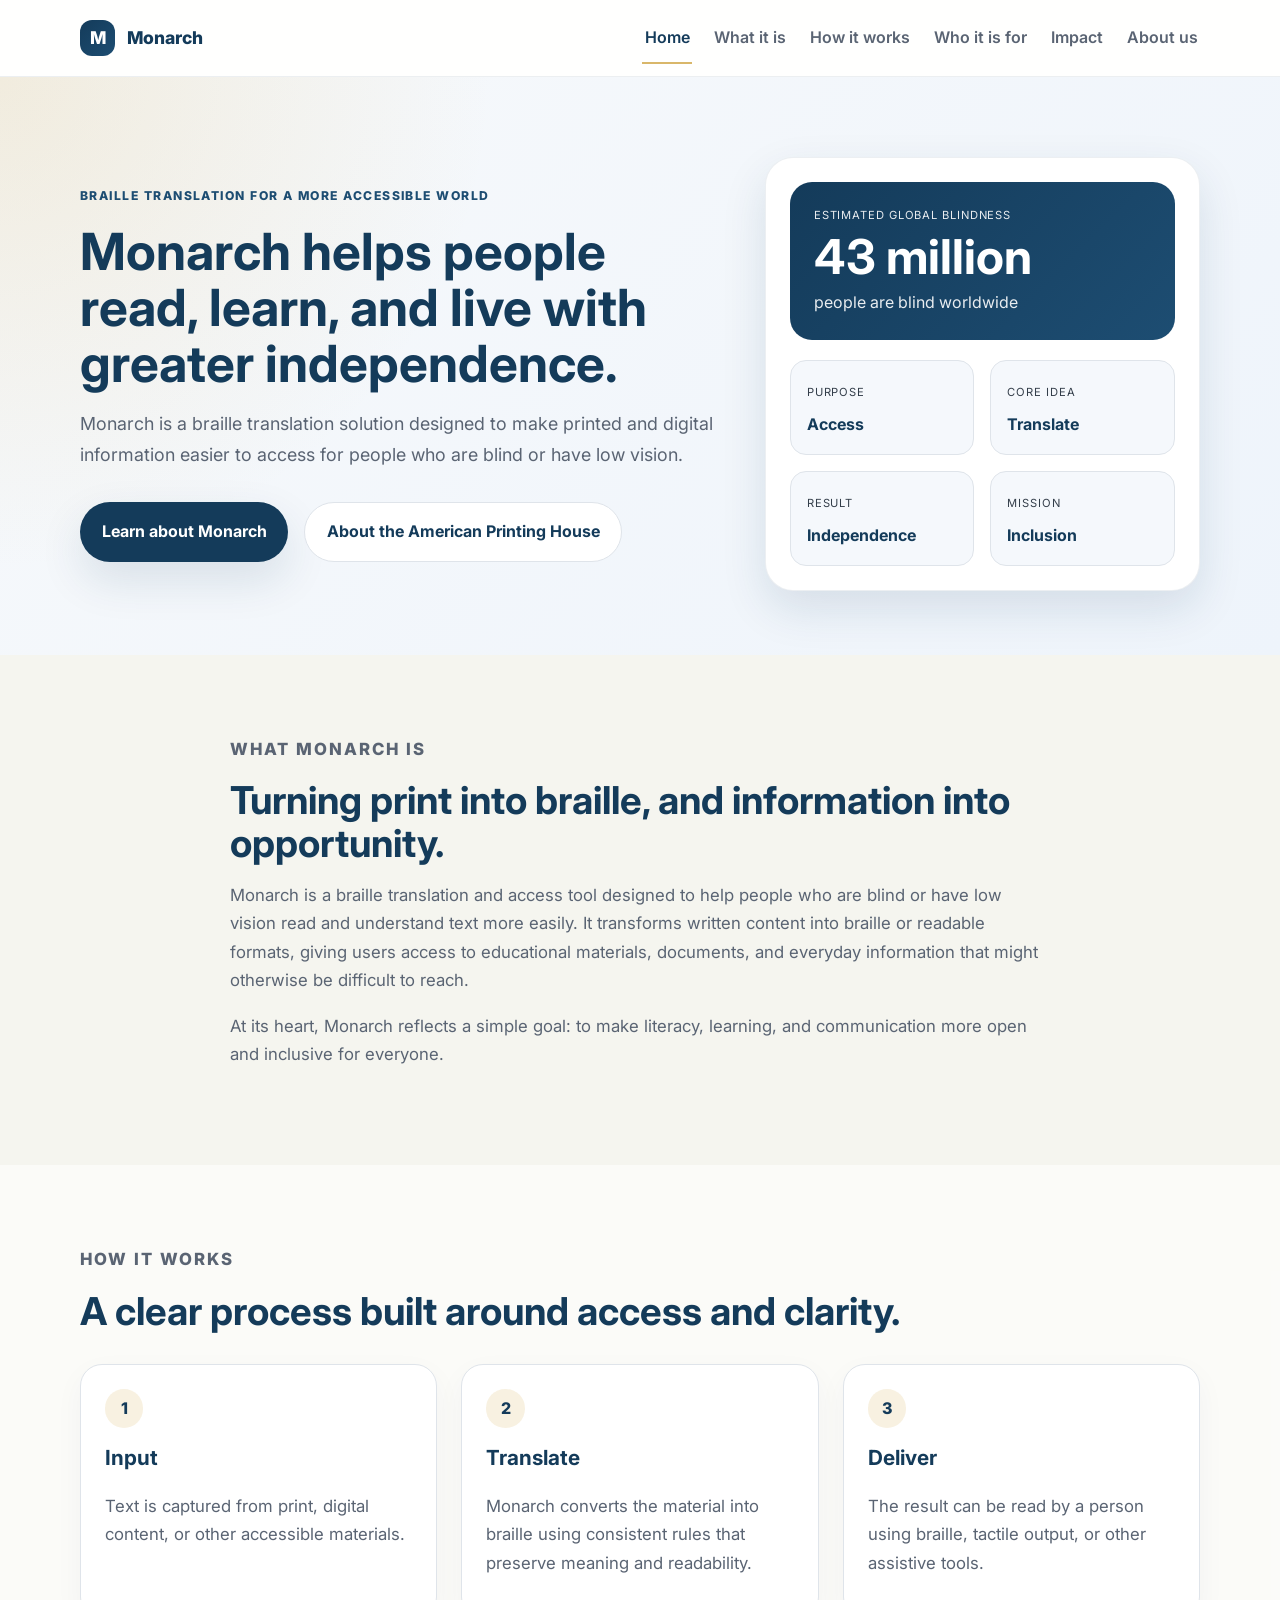
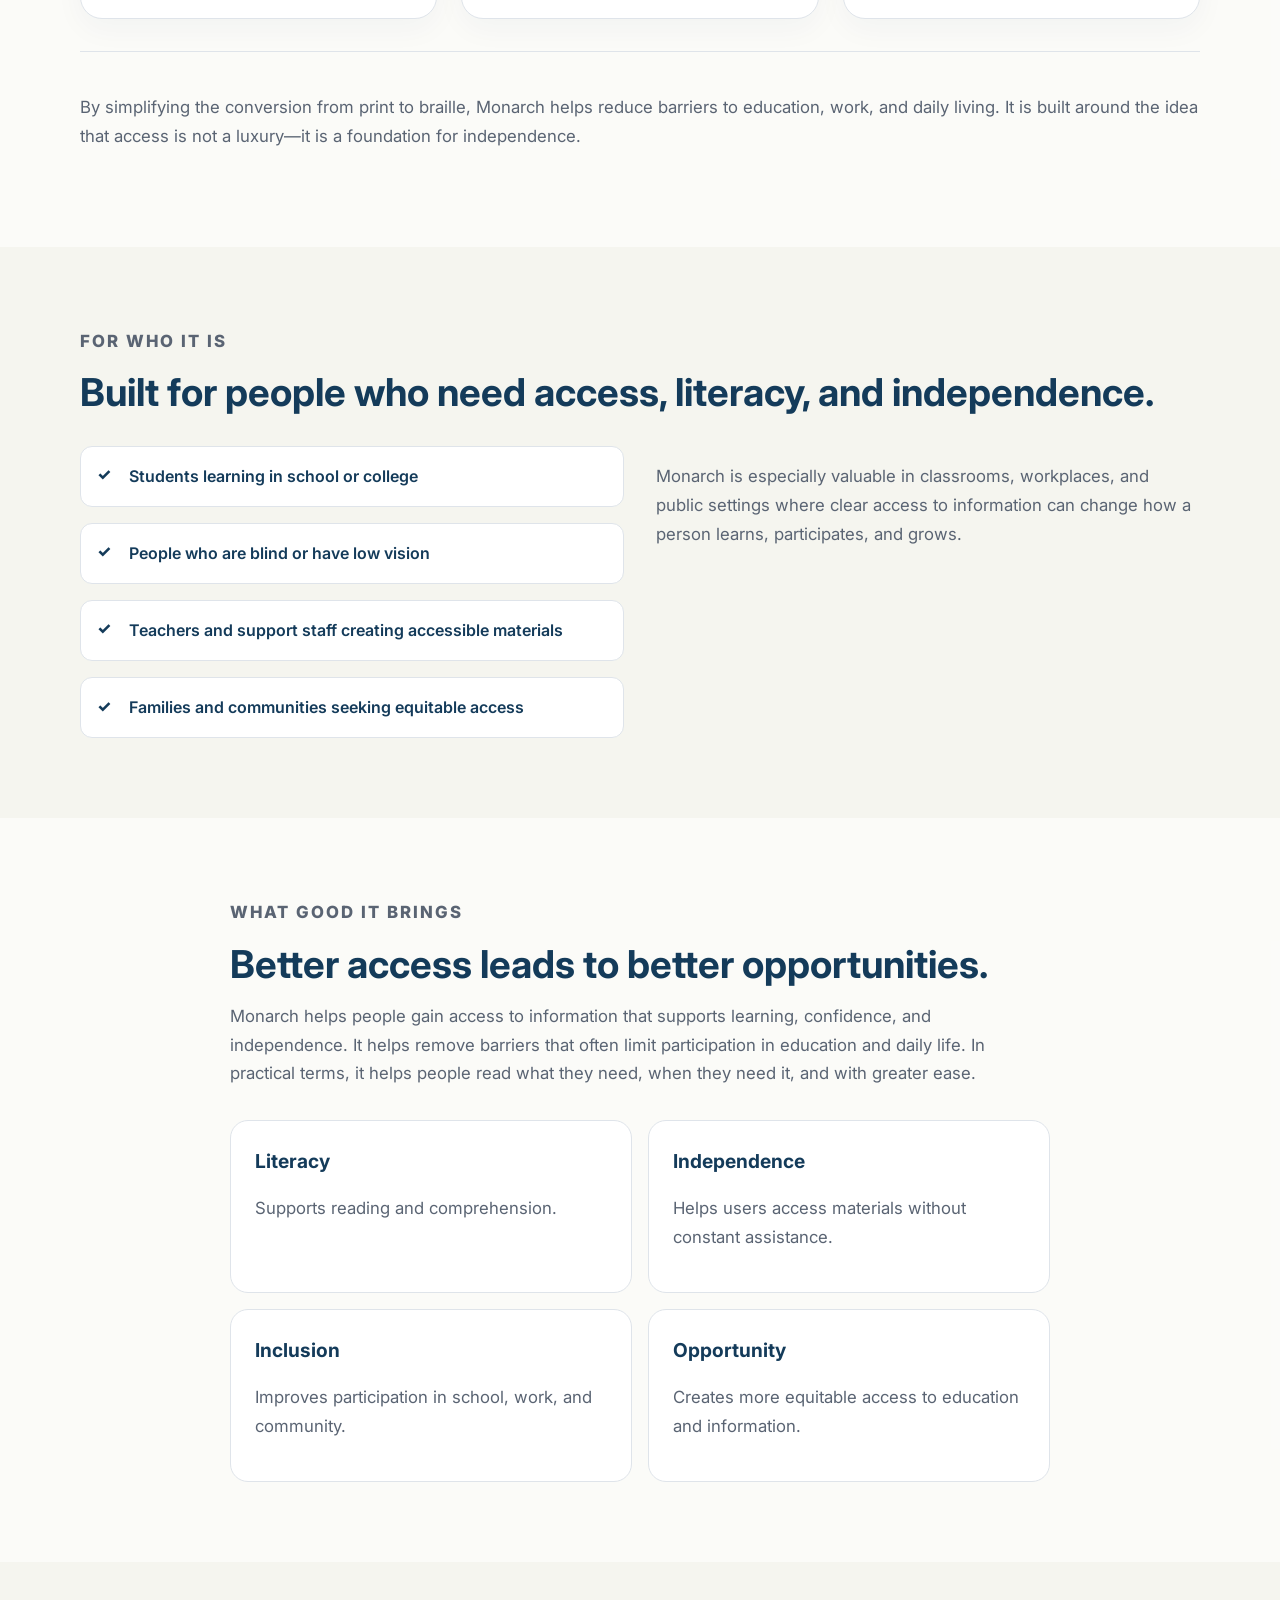
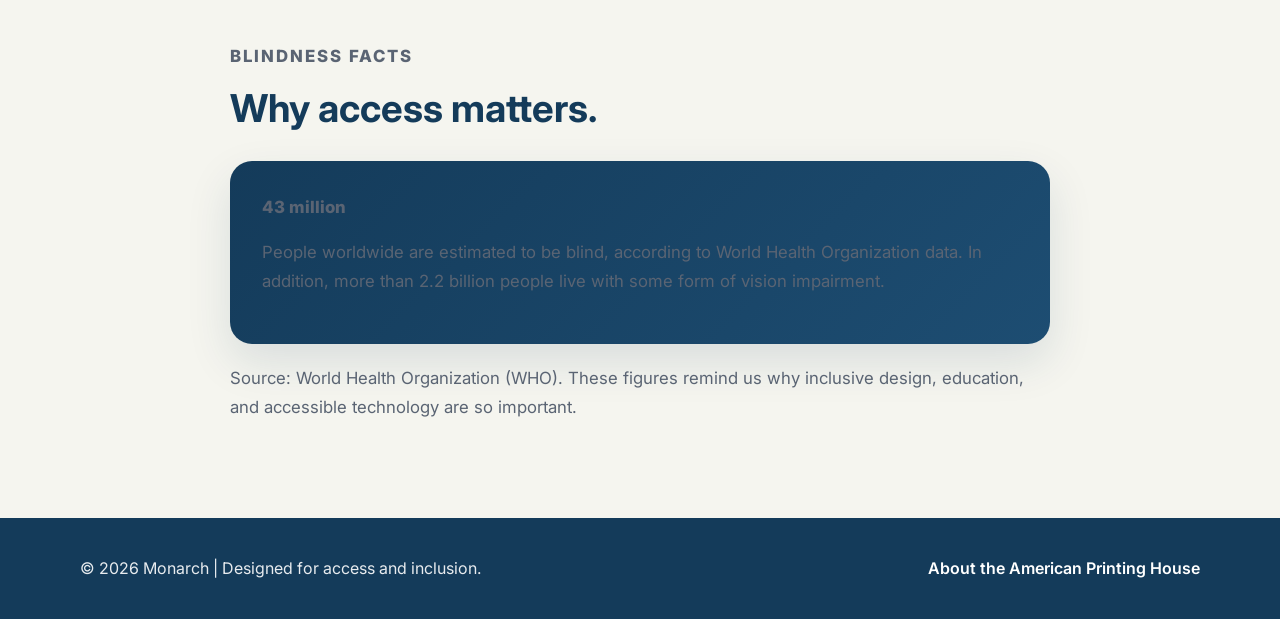
<file: index.html>
<!DOCTYPE html>
<html lang="en">
  <head>
    <meta charset="UTF-8" />
    <meta name="viewport" content="width=device-width, initial-scale=1.0" />
    <meta
      name="description"
      content="Learn about Monarch, the braille translation tool developed by the American Printing House for the Blind, and how it advances literacy, independence, and access for people who are blind or have low vision."
    />
    <title>Monarch | American Printing House</title>
    <link rel="preconnect" href="https://fonts.googleapis.com" />
    <link rel="preconnect" href="https://fonts.gstatic.com" crossorigin />
    <link
      href="https://fonts.googleapis.com/css2?family=Inter:wght@400;500;600;700;800&display=swap"
      rel="stylesheet"
    />
    <link rel="stylesheet" href="styles.css" />
  </head>
  <body>
    <a class="skip-link" href="#main-content">Skip to content</a>

    <header class="site-header">
      <div class="container nav-wrap">
        <a class="brand" href="index.html" aria-label="Monarch home page">
          <span class="brand-mark">M</span>
          <span>Monarch</span>
        </a>

        <nav class="main-nav" aria-label="Main navigation">
          <a href="index.html" class="active">Home</a>
          <a href="#what-is-monarch">What it is</a>
          <a href="#how-it-works">How it works</a>
          <a href="#who-it-is-for">Who it is for</a>
          <a href="#impact">Impact</a>
          <a href="about.html">About us</a>
        </nav>
      </div>
    </header>

    <main id="main-content">
      <section class="hero">
        <div class="container hero-grid">
          <div class="hero-copy">
            <p class="eyebrow">Braille translation for a more accessible world</p>
            <h1>Monarch helps people read, learn, and live with greater independence.</h1>
            <p class="lede">
              Monarch is a braille translation solution designed to make printed and digital information easier to access for people who are blind or have low vision.
            </p>
            <div class="cta-row">
              <a class="button primary" href="#what-is-monarch">Learn about Monarch</a>
              <a class="button secondary" href="about.html">About the American Printing House</a>
            </div>
          </div>

          <div class="hero-panel" aria-label="Monarch overview">
            <div class="stat-card">
              <span class="stat-label">Estimated global blindness</span>
              <strong>43 million</strong>
              <span class="stat-detail">people are blind worldwide</span>
            </div>
            <div class="mini-grid">
              <div>
                <span class="mini-label">Purpose</span>
                <p>Access</p>
              </div>
              <div>
                <span class="mini-label">Core idea</span>
                <p>Translate</p>
              </div>
              <div>
                <span class="mini-label">Result</span>
                <p>Independence</p>
              </div>
              <div>
                <span class="mini-label">Mission</span>
                <p>Inclusion</p>
              </div>
            </div>
          </div>
        </div>
      </section>

      <section id="what-is-monarch" class="section">
        <div class="container narrow">
          <p class="section-tag">What Monarch is</p>
          <h2>Turning print into braille, and information into opportunity.</h2>
          <p>
            Monarch is a braille translation and access tool designed to help people who are blind or have low vision read and understand text more easily. It transforms written content into braille or readable formats, giving users access to educational materials, documents, and everyday information that might otherwise be difficult to reach.
          </p>
          <p>
            At its heart, Monarch reflects a simple goal: to make literacy, learning, and communication more open and inclusive for everyone.
          </p>
        </div>
      </section>

      <section id="how-it-works" class="section alt-section">
        <div class="container">
          <p class="section-tag">How it works</p>
          <h2>A clear process built around access and clarity.</h2>

          <div class="three-col">
            <article class="info-card">
              <span class="card-number">1</span>
              <h3>Input</h3>
              <p>Text is captured from print, digital content, or other accessible materials.</p>
            </article>

            <article class="info-card">
              <span class="card-number">2</span>
              <h3>Translate</h3>
              <p>Monarch converts the material into braille using consistent rules that preserve meaning and readability.</p>
            </article>

            <article class="info-card">
              <span class="card-number">3</span>
              <h3>Deliver</h3>
              <p>The result can be read by a person using braille, tactile output, or other assistive tools.</p>
            </article>
          </div>

          <div class="process-text">
            <p>
              By simplifying the conversion from print to braille, Monarch helps reduce barriers to education, work, and daily living. It is built around the idea that access is not a luxury—it is a foundation for independence.
            </p>
          </div>
        </div>
      </section>

      <section id="who-it-is-for" class="section">
        <div class="container">
          <p class="section-tag">For who it is</p>
          <h2>Built for people who need access, literacy, and independence.</h2>

          <div class="two-col">
            <div>
              <ul class="check-list">
                <li>Students learning in school or college</li>
                <li>People who are blind or have low vision</li>
                <li>Teachers and support staff creating accessible materials</li>
                <li>Families and communities seeking equitable access</li>
              </ul>
            </div>
            <div>
              <p>
                Monarch is especially valuable in classrooms, workplaces, and public settings where clear access to information can change how a person learns, participates, and grows.
              </p>
            </div>
          </div>
        </div>
      </section>

      <section id="impact" class="section alt-section impact-section">
        <div class="container narrow">
          <p class="section-tag">What good it brings</p>
          <h2>Better access leads to better opportunities.</h2>
          <p>
            Monarch helps people gain access to information that supports learning, confidence, and independence. It helps remove barriers that often limit participation in education and daily life. In practical terms, it helps people read what they need, when they need it, and with greater ease.
          </p>
          <div class="impact-grid">
            <div>
              <strong>Literacy</strong>
              <p>Supports reading and comprehension.</p>
            </div>
            <div>
              <strong>Independence</strong>
              <p>Helps users access materials without constant assistance.</p>
            </div>
            <div>
              <strong>Inclusion</strong>
              <p>Improves participation in school, work, and community.</p>
            </div>
            <div>
              <strong>Opportunity</strong>
              <p>Creates more equitable access to education and information.</p>
            </div>
          </div>
        </div>
      </section>

      <section class="section facts-section">
        <div class="container narrow">
          <p class="section-tag">Blindness facts</p>
          <h2>Why access matters.</h2>
          <div class="fact-box">
            <p class="fact-number">43 million</p>
            <p>
              People worldwide are estimated to be blind, according to World Health Organization data. In addition, more than 2.2 billion people live with some form of vision impairment.
            </p>
          </div>
          <p class="source-note">Source: World Health Organization (WHO). These figures remind us why inclusive design, education, and accessible technology are so important.</p>
        </div>
      </section>
    </main>

    <footer class="site-footer">
      <div class="container footer-wrap">
        <p>© <span id="year"></span> Monarch | Designed for access and inclusion.</p>
        <a href="about.html">About the American Printing House</a>
      </div>
    </footer>

    <script src="script.js"></script>
  </body>
</html>
</file>
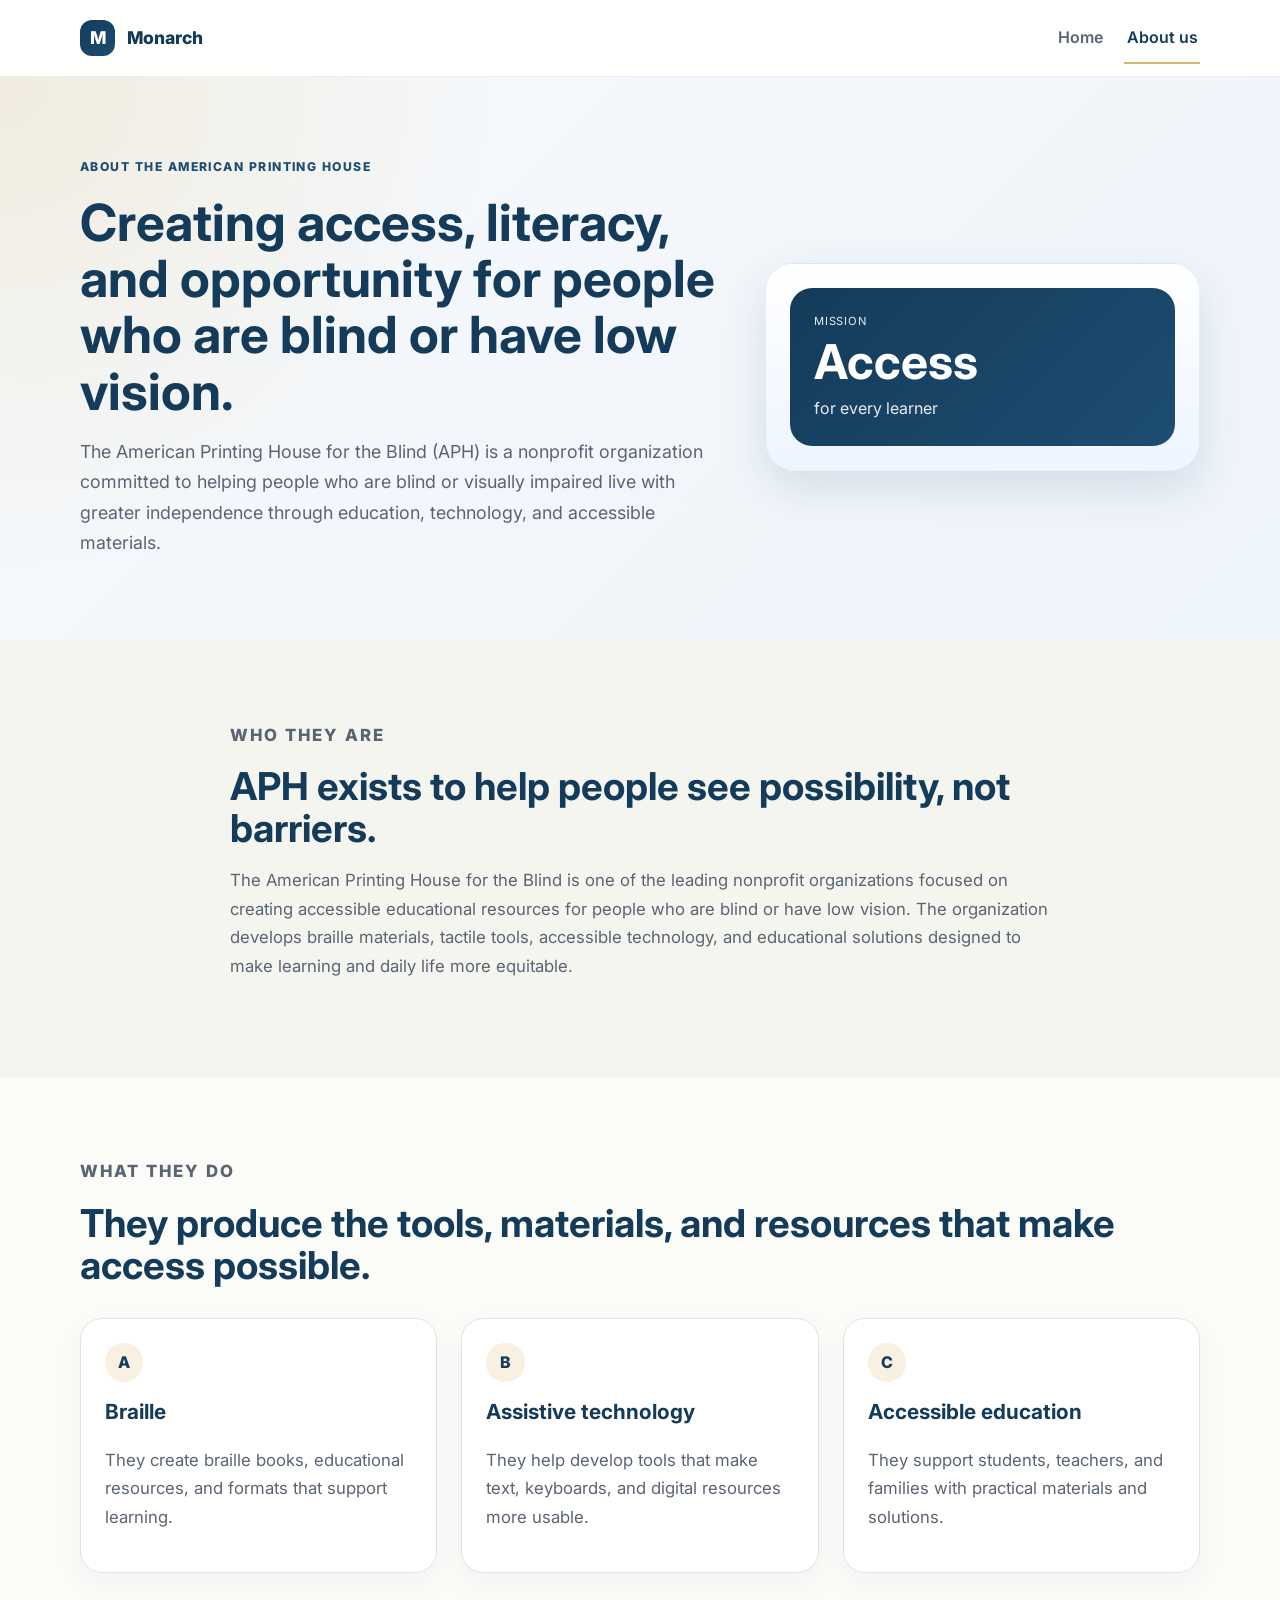
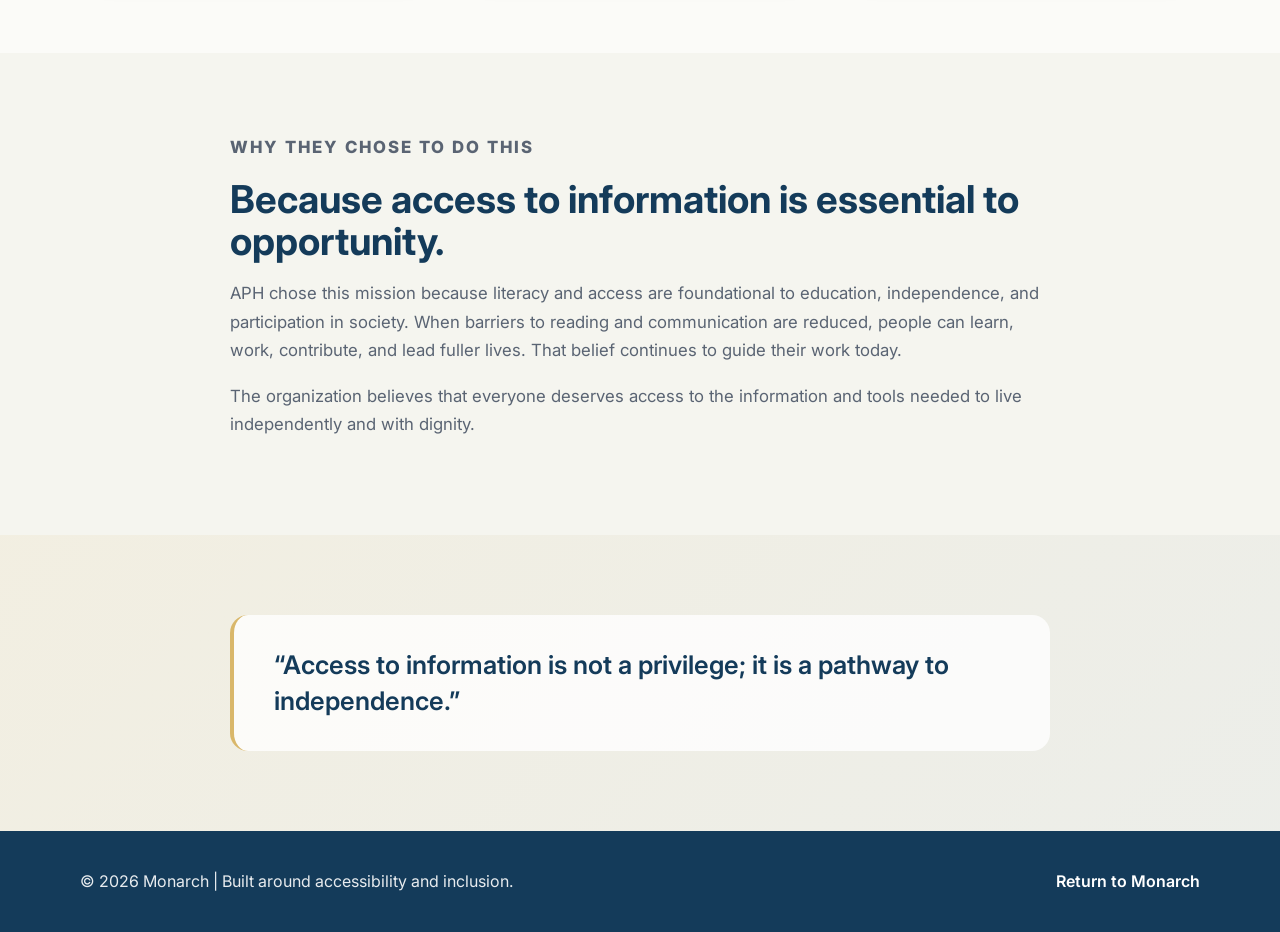
<file: about.html>
<!DOCTYPE html>
<html lang="en">
  <head>
    <meta charset="UTF-8" />
    <meta name="viewport" content="width=device-width, initial-scale=1.0" />
    <meta
      name="description"
      content="Learn about the American Printing House for the Blind, its mission, and why it creates braille, tactile, and assistive technology resources for the blind and low-vision community."
    />
    <title>About Us | American Printing House</title>
    <link rel="preconnect" href="https://fonts.googleapis.com" />
    <link rel="preconnect" href="https://fonts.gstatic.com" crossorigin />
    <link
      href="https://fonts.googleapis.com/css2?family=Inter:wght@400;500;600;700;800&display=swap"
      rel="stylesheet"
    />
    <link rel="stylesheet" href="styles.css" />
  </head>
  <body>
    <a class="skip-link" href="#main-content">Skip to content</a>

    <header class="site-header">
      <div class="container nav-wrap">
        <a class="brand" href="index.html" aria-label="Monarch home page">
          <span class="brand-mark">M</span>
          <span>Monarch</span>
        </a>

        <nav class="main-nav" aria-label="Main navigation">
          <a href="index.html">Home</a>
          <a href="about.html" class="active">About us</a>
        </nav>
      </div>
    </header>

    <main id="main-content">
      <section class="hero about-hero">
        <div class="container hero-grid">
          <div class="hero-copy">
            <p class="eyebrow">About the American Printing House</p>
            <h1>Creating access, literacy, and opportunity for people who are blind or have low vision.</h1>
            <p class="lede">
              The American Printing House for the Blind (APH) is a nonprofit organization committed to helping people who are blind or visually impaired live with greater independence through education, technology, and accessible materials.
            </p>
          </div>

          <div class="hero-panel panel-soft">
            <div class="stat-card">
              <span class="stat-label">Mission</span>
              <strong>Access</strong>
              <span class="stat-detail">for every learner</span>
            </div>
          </div>
        </div>
      </section>

      <section class="section">
        <div class="container narrow">
          <p class="section-tag">Who they are</p>
          <h2>APH exists to help people see possibility, not barriers.</h2>
          <p>
            The American Printing House for the Blind is one of the leading nonprofit organizations focused on creating accessible educational resources for people who are blind or have low vision. The organization develops braille materials, tactile tools, accessible technology, and educational solutions designed to make learning and daily life more equitable.
          </p>
        </div>
      </section>

      <section class="section alt-section">
        <div class="container">
          <p class="section-tag">What they do</p>
          <h2>They produce the tools, materials, and resources that make access possible.</h2>

          <div class="three-col">
            <article class="info-card">
              <span class="card-number">A</span>
              <h3>Braille</h3>
              <p>They create braille books, educational resources, and formats that support learning.</p>
            </article>

            <article class="info-card">
              <span class="card-number">B</span>
              <h3>Assistive technology</h3>
              <p>They help develop tools that make text, keyboards, and digital resources more usable.</p>
            </article>

            <article class="info-card">
              <span class="card-number">C</span>
              <h3>Accessible education</h3>
              <p>They support students, teachers, and families with practical materials and solutions.</p>
            </article>
          </div>
        </div>
      </section>

      <section class="section">
        <div class="container narrow">
          <p class="section-tag">Why they chose to do this</p>
          <h2>Because access to information is essential to opportunity.</h2>
          <p>
            APH chose this mission because literacy and access are foundational to education, independence, and participation in society. When barriers to reading and communication are reduced, people can learn, work, contribute, and lead fuller lives. That belief continues to guide their work today.
          </p>
          <p>
            The organization believes that everyone deserves access to the information and tools needed to live independently and with dignity.
          </p>
        </div>
      </section>

      <section class="section alt-section quote-section">
        <div class="container narrow">
          <blockquote>
            “Access to information is not a privilege; it is a pathway to independence.”
          </blockquote>
        </div>
      </section>
    </main>

    <footer class="site-footer">
      <div class="container footer-wrap">
        <p>© <span id="year"></span> Monarch | Built around accessibility and inclusion.</p>
        <a href="index.html">Return to Monarch</a>
      </div>
    </footer>

    <script src="script.js"></script>
  </body>
</html>
</file>
<file: styles.css>
:root {
  --bg: #f5f5ef;
  --paper: #ffffff;
  --navy: #143b5a;
  --navy-soft: #1d4d72;
  --blue: #dfeaf7;
  --gold: #d9b76a;
  --text: #1f2a37;
  --muted: #5a6473;
  --border: #dfe4ea;
  --shadow: 0 18px 45px rgba(20, 59, 90, 0.12);
}

* {
  box-sizing: border-box;
}

html {
  scroll-behavior: smooth;
}

body {
  margin: 0;
  font-family: "Inter", sans-serif;
  background: var(--bg);
  color: var(--text);
  line-height: 1.7;
}

a {
  color: inherit;
  text-decoration: none;
}

img {
  max-width: 100%;
  display: block;
}

.skip-link {
  position: absolute;
  left: -9999px;
  top: auto;
}

.skip-link:focus {
  left: 1rem;
  top: 1rem;
  z-index: 1000;
  background: #fff;
  color: var(--navy);
  padding: 0.75rem 1rem;
  border: 2px solid var(--navy);
}

.container {
  width: min(1120px, calc(100% - 2rem));
  margin: 0 auto;
}

.narrow {
  max-width: 820px;
}

.site-header {
  position: sticky;
  top: 0;
  z-index: 20;
  background: rgba(255, 255, 255, 0.92);
  backdrop-filter: blur(12px);
  border-bottom: 1px solid rgba(20, 59, 90, 0.08);
}

.nav-wrap {
  display: flex;
  align-items: center;
  justify-content: space-between;
  min-height: 76px;
}

.brand {
  display: inline-flex;
  align-items: center;
  gap: 0.75rem;
  font-weight: 800;
  font-size: 1.1rem;
  color: var(--navy);
}

.brand-mark {
  width: 2.2rem;
  height: 2.2rem;
  border-radius: 12px;
  background: linear-gradient(135deg, var(--navy), var(--navy-soft));
  color: #fff;
  display: grid;
  place-items: center;
  font-weight: 800;
}

.main-nav {
  display: flex;
  align-items: center;
  gap: 1.2rem;
  flex-wrap: wrap;
}

.main-nav a {
  color: var(--muted);
  font-weight: 600;
  padding: 0.5rem 0.15rem;
  position: relative;
}

.main-nav a.active,
.main-nav a:hover,
.main-nav a:focus-visible {
  color: var(--navy);
}

.main-nav a.active::after,
.main-nav a:hover::after,
.main-nav a:focus-visible::after {
  content: "";
  position: absolute;
  left: 0;
  bottom: -0.3rem;
  width: 100%;
  height: 2px;
  background: var(--gold);
}

.hero {
  padding: 5rem 0 4rem;
  background:
    radial-gradient(circle at top left, rgba(217, 183, 106, 0.2), transparent 35%),
    linear-gradient(135deg, #f7f9fb 0%, #eef4fb 100%);
}

.hero-grid {
  display: grid;
  grid-template-columns: 1.2fr 0.8fr;
  align-items: center;
  gap: 2rem;
}

.eyebrow,
.section-tag {
  margin: 0 0 1rem;
  text-transform: uppercase;
  letter-spacing: 0.12em;
  font-size: 0.76rem;
  font-weight: 800;
  color: var(--navy-soft);
}

.hero-copy h1,
.section h2 {
  margin: 0 0 1rem;
  color: var(--navy);
  line-height: 1.1;
}

.hero-copy h1 {
  font-size: clamp(2.5rem, 4vw, 4.2rem);
}

.lede {
  font-size: 1.12rem;
  color: var(--muted);
  max-width: 62ch;
}

.cta-row {
  display: flex;
  flex-wrap: wrap;
  gap: 1rem;
  margin-top: 2rem;
}

.button {
  display: inline-flex;
  align-items: center;
  justify-content: center;
  border-radius: 999px;
  padding: 0.95rem 1.35rem;
  font-weight: 700;
  transition: transform 0.2s ease, box-shadow 0.2s ease;
}

.button:hover,
.button:focus-visible {
  transform: translateY(-1px);
}

.button.primary {
  background: var(--navy);
  color: #fff;
  box-shadow: var(--shadow);
}

.button.secondary {
  background: #fff;
  color: var(--navy);
  border: 1px solid var(--border);
}

.hero-panel {
  background: #fff;
  border-radius: 28px;
  padding: 1.5rem;
  box-shadow: var(--shadow);
  border: 1px solid rgba(20, 59, 90, 0.08);
}

.panel-soft {
  background: linear-gradient(180deg, #fff, #edf5ff);
}

.stat-card {
  background: linear-gradient(135deg, var(--navy), var(--navy-soft));
  color: #fff;
  border-radius: 22px;
  padding: 1.5rem;
  display: flex;
  flex-direction: column;
  gap: 0.35rem;
}

.stat-label,
.mini-label {
  text-transform: uppercase;
  letter-spacing: 0.08em;
  font-size: 0.7rem;
  opacity: 0.9;
}

.stat-card strong {
  font-size: clamp(2rem, 4vw, 3rem);
  line-height: 1.1;
}

.stat-detail {
  opacity: 0.9;
}

.mini-grid {
  display: grid;
  grid-template-columns: repeat(2, minmax(0, 1fr));
  gap: 1rem;
  margin-top: 1.25rem;
}

.mini-grid > div {
  background: #f5f8fc;
  border: 1px solid var(--border);
  border-radius: 16px;
  padding: 1rem;
}

.mini-grid p {
  margin: 0.4rem 0 0;
  font-weight: 700;
  color: var(--navy);
}

.section {
  padding: 5rem 0;
}

.alt-section {
  background: rgba(255, 255, 255, 0.6);
}

.section h2 {
  font-size: clamp(2rem, 3vw, 3rem);
}

.section p {
  color: var(--muted);
  font-size: 1.05rem;
}

.three-col {
  display: grid;
  grid-template-columns: repeat(3, minmax(0, 1fr));
  gap: 1.5rem;
  margin-top: 2rem;
}

.info-card {
  background: #fff;
  border: 1px solid var(--border);
  border-radius: 22px;
  padding: 1.5rem;
  box-shadow: 0 10px 30px rgba(20, 59, 90, 0.04);
}

.card-number {
  display: inline-flex;
  align-items: center;
  justify-content: center;
  width: 2.4rem;
  height: 2.4rem;
  border-radius: 50%;
  background: rgba(217, 183, 106, 0.2);
  color: var(--navy);
  font-weight: 800;
  margin-bottom: 0.75rem;
}

.info-card h3 {
  margin: 0 0 0.75rem;
  color: var(--navy);
  font-size: 1.3rem;
}

.process-text {
  margin-top: 2rem;
  padding-top: 1.5rem;
  border-top: 1px solid var(--border);
}

.two-col {
  display: grid;
  grid-template-columns: 1fr 1fr;
  gap: 2rem;
  margin-top: 2rem;
}

.check-list {
  list-style: none;
  margin: 0;
  padding: 0;
  display: grid;
  gap: 1rem;
}

.check-list li {
  background: #fff;
  border: 1px solid var(--border);
  border-radius: 12px;
  padding: 1rem 1.1rem;
  color: var(--navy);
  font-weight: 600;
  position: relative;
  padding-left: 3rem;
}

.check-list li::before {
  content: "✓";
  position: absolute;
  left: 1rem;
  top: 0.9rem;
  color: var(--navy);
  font-weight: 800;
}

.impact-grid {
  display: grid;
  grid-template-columns: repeat(2, minmax(0, 1fr));
  gap: 1rem;
  margin-top: 2rem;
}

.impact-grid > div {
  background: #fff;
  border: 1px solid var(--border);
  border-radius: 18px;
  padding: 1.5rem;
}

.impact-grid strong {
  display: block;
  color: var(--navy);
  margin-bottom: 0.4rem;
  font-size: 1.2rem;
}

.fact-box {
  background: linear-gradient(135deg, var(--navy), var(--navy-soft));
  color: #fff;
  padding: 2rem;
  border-radius: 22px;
  margin-top: 2rem;
  box-shadow: var(--shadow);
}

.fact-number {
  font-size: clamp(2.2rem, 4vw, 4rem);
  font-weight: 800;
  color: #fff;
  margin: 0 0 0.5rem;
}

.source-note {
  margin-top: 1.25rem;
  font-size: 0.96rem;
  color: var(--muted);
}

.quote-section {
  background: linear-gradient(135deg, rgba(217, 183, 106, 0.1), rgba(20, 59, 90, 0.04));
}

blockquote {
  margin: 0;
  padding: 2rem 2.5rem;
  border-left: 4px solid var(--gold);
  background: rgba(255, 255, 255, 0.8);
  border-radius: 18px;
  font-size: clamp(1.3rem, 2vw, 2rem);
  color: var(--navy);
  font-weight: 600;
  line-height: 1.4;
}

.site-footer {
  background: var(--navy);
  color: rgba(255, 255, 255, 0.9);
  padding: 1.3rem 0;
}

.footer-wrap {
  display: flex;
  align-items: center;
  justify-content: space-between;
  gap: 1rem;
  flex-wrap: wrap;
}

.site-footer a {
  color: #fff;
  font-weight: 600;
}

@media (max-width: 900px) {
  .hero-grid,
  .two-col,
  .three-col {
    grid-template-columns: 1fr;
  }

  .hero {
    padding-top: 4rem;
  }
}

@media (max-width: 640px) {
  .nav-wrap {
    flex-direction: column;
    justify-content: center;
    padding: 1rem 0;
  }

  .main-nav {
    justify-content: center;
    gap: 0.8rem 1rem;
  }

  .impact-grid {
    grid-template-columns: 1fr;
  }

  .cta-row {
    flex-direction: column;
    align-items: stretch;
  }

  .button {
    width: 100%;
  }
}
</file>
